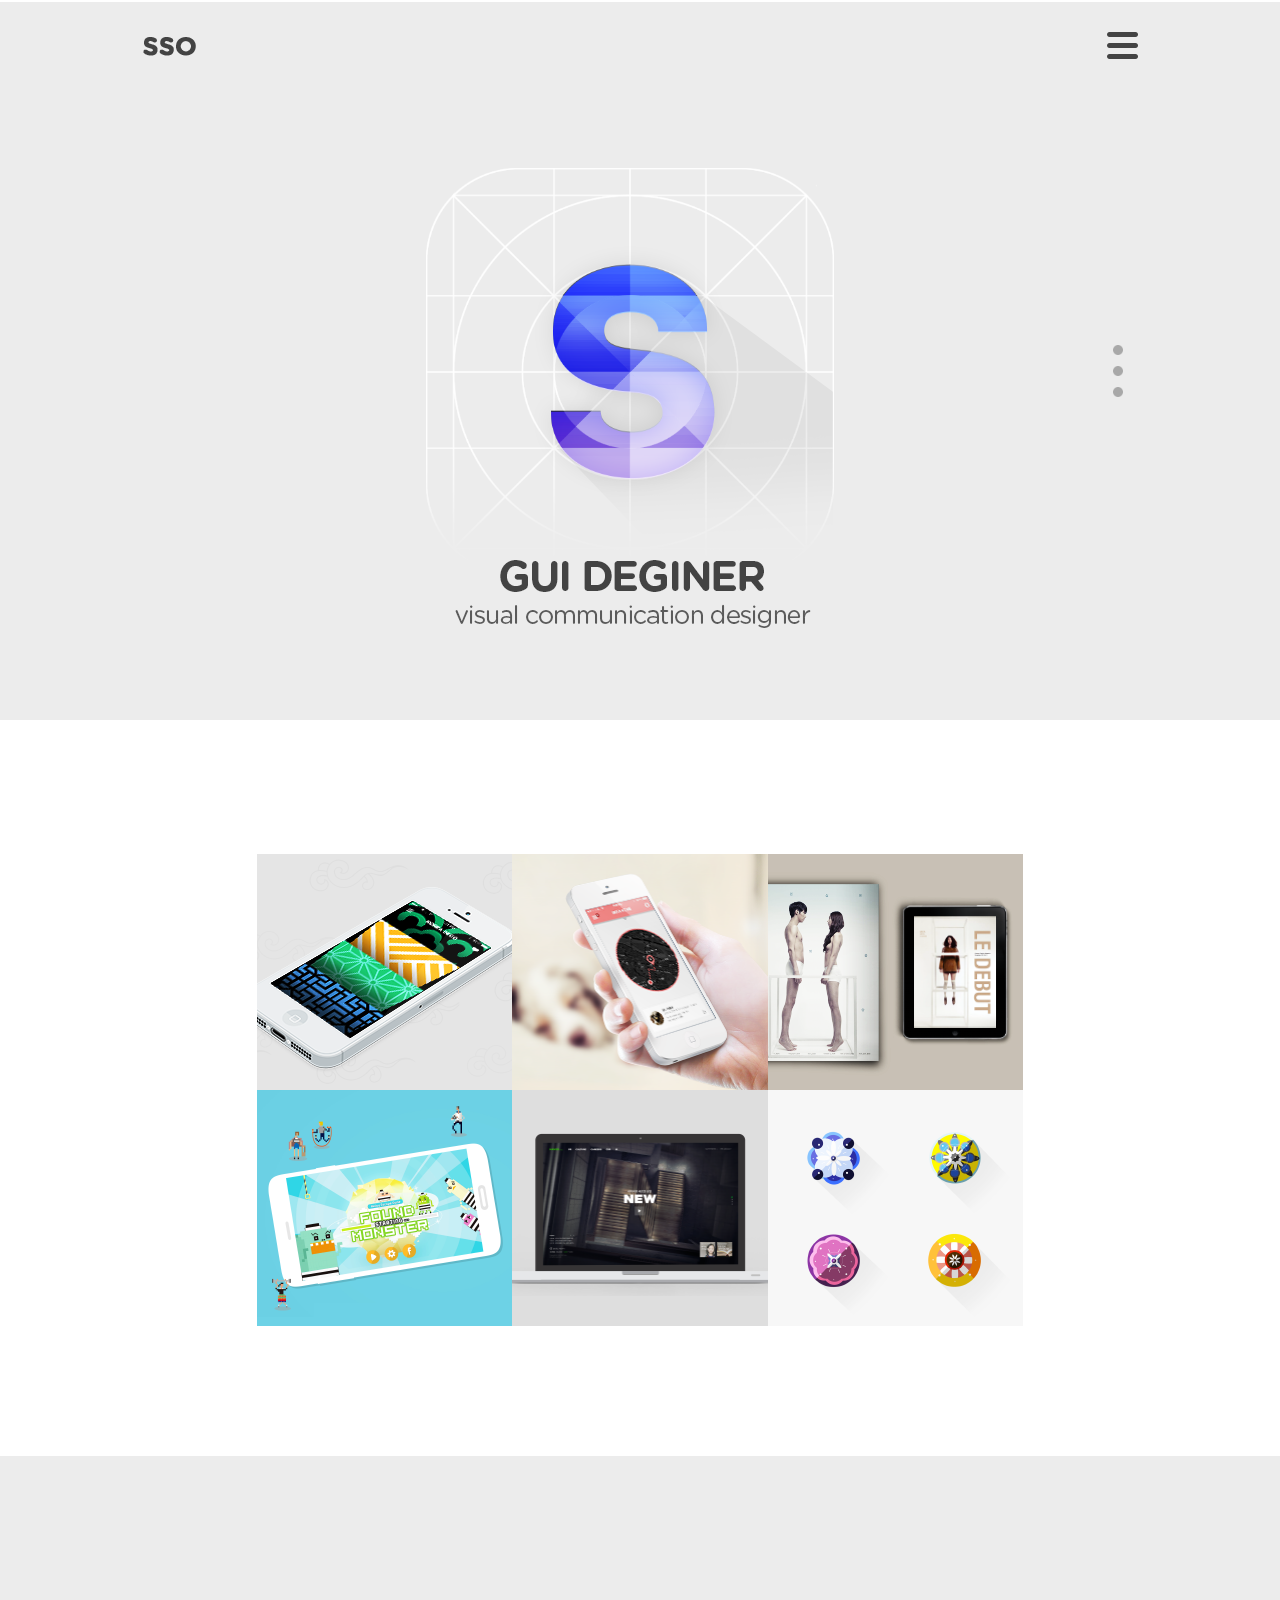
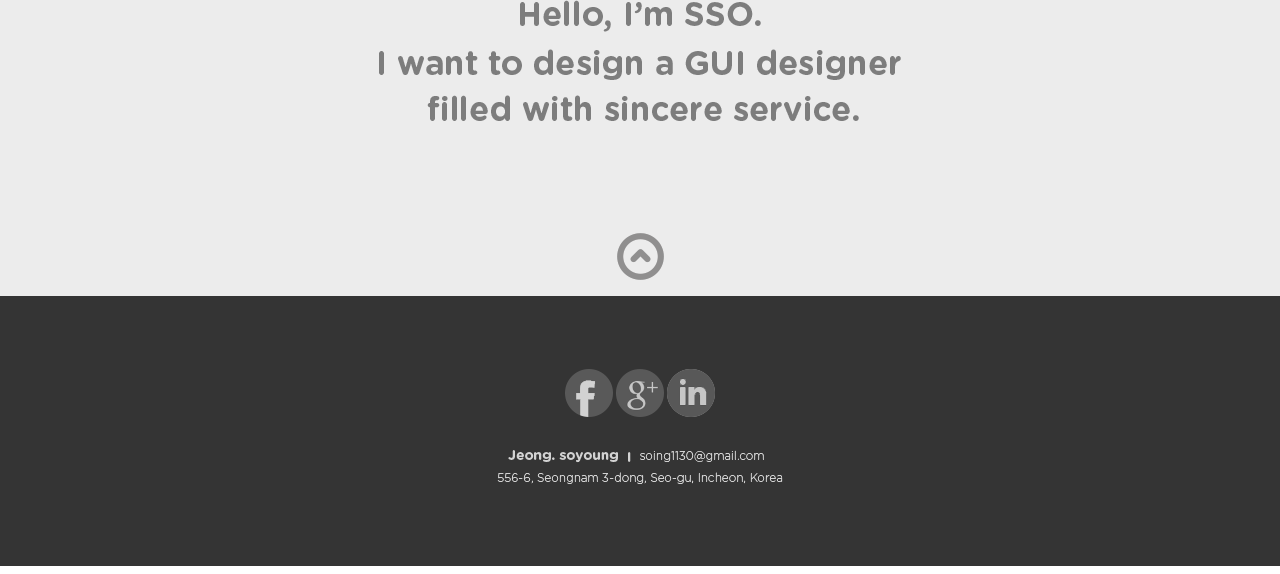
<file: index.html>
<!doctype html>
<html>
    <head>
        <meta charset="utf-8">
        <link rel="stylesheet" href="150207_d.css">
        <link rel="stylesheet" href="popup.css">
        <script src="http://code.jquery.com/jquery-1.11.2.min.js"></script>
        <script src="js/control.js"></script>
        <title>Portfolio soyoung</title>
        
    </head>
    
    <body>
        <div class="bar">
            <img src="image/logo.png" class="logo">
            <img src="image/btn_menu.png" class="menu">
            <div class="bar_cover" style="display:none"></div>
        </div>
        <div class="header">
            <img src="image/main.png">
            <div class="swipe">
                <div class="dot"></div>
                <div class="dot"></div>
                <div class="dot"></div>
                <!--
                <img src="image/dot.png" class="a1">
                <img src="image/dot.png" class="a2">
                <img src="image/dot.png" class="a3">
                -->
            </div>
            
        </div>
        
        <div class="contents">
            
            <div class="container"> 
                <div class="wid">
                    <img src="image/img1.png">
                    <a href="javascript:showPopup('koreadeco')">
                        <div class="wid_overlay">
                            <div class="wid_overlay_text0"> 
                                <ul>
                                    <li>APP</li>
                                    <li>2014.02</li>
                                </ul>

                            </div>
                            <div class="wid_overlay_text"> 
                                <ul>
                                    <li>KOREA-</li>
                                    <li>DECO</li>
                                </ul>
                            </div>

                        </div>
                    </a>
                        
                    
                </div>
                <div class="wid">
                    <img src="image/img2.png">
                    <a href="javascript:showPopup('bowhome')">
                        <div class="wid_overlay">
                            <div class="wid_overlay_text0"> 
                                <ul>
                                    <li>APP</li>
                                    <li>2014.03-04</li>
                                </ul>

                            </div>
                            <div class="wid_overlay_text"> 
                                <ul>
                                    <li>BOW-</li>
                                    <li>HOME</li>
                                </ul>
                            </div>

                        </div>
                    </a>
                        
                    
                </div>
                <div class="wid">
                    <img src="image/img3.png">
                    <a href="javascript:showPopup('ledebut')">
                        <div class="wid_overlay">
                            <div class="wid_overlay_text0"> 
                                <ul>
                                    <li>APP</li>
                                    <li>2012.02-2013.08</li>
                                </ul>

                            </div>
                            <div class="wid_overlay_text"> 
                                <ul>
                                    <li>LE-</li>
                                    <li>DEBUT</li>
                                </ul>
                            </div>

                        </div>
                    </a></div>
                
                <div class="wid">
                    <img src="image/img4.png">
                    <a href="javascript:showPopup('ledebut')">
                        <div class="wid_overlay">
                            <div class="wid_overlay_text0"> 
                                <ul>
                                    <li>APP</li>
                                    <li>2012.02-2013.08</li>
                                </ul>

                            </div>
                            <div class="wid_overlay_text"> 
                                <ul>
                                    <li>LE-</li>
                                    <li>DEBUT</li>
                                </ul>
                            </div>

                        </div>
                    </a>
                </div>
                <div class="wid">
                    <img src="image/img5.png">
                    <a href="javascript:showPopup('ledebut')">
                        <div class="wid_overlay">
                            <div class="wid_overlay_text0"> 
                                <ul>
                                    <li>APP</li>
                                    <li>2012.02-2013.08</li>
                                </ul>

                            </div>
                            <div class="wid_overlay_text"> 
                                <ul>
                                    <li>LE-</li>
                                    <li>DEBUT</li>
                                </ul>
                            </div>

                        </div>
                    </a>
                </div>
                <div class="wid">
                    <img src="image/img6.png">
                    <a href="javascript:showPopup('ledebut')">
                        <div class="wid_overlay">
                            <div class="wid_overlay_text0"> 
                                <ul>
                                    <li>APP</li>
                                    <li>2012.02-2013.08</li>
                                </ul>

                            </div>
                            <div class="wid_overlay_text"> 
                                <ul>
                                    <li>LE-</li>
                                    <li>DEBUT</li>
                                </ul>
                            </div>

                        </div>
                    </a>
                </div>
                <!--
                <div class="wid"></div>
                <div class="wid"></div>
                <div class="wid"></div>
                <div class="wid"></div>
                <div class="wid"></div>
                <div class="wid"></div>
                -->
                </div>
                

            </div>
        </div>    
        <div class="info">
            <div class="copyright">
                <img src="image/info_copy.png">
            </div>
          
            <div class="top">
                <img src="image/btn_top.png">
            </div>
        
        </div>
        
     
        <div class="footer">
            
            <div class="copy3">
                <img src="image/footer_copy_2.png">
            </div>
            
            <div class="social">  
                <div class="social_child_container">
                     <div class="social_child_1">
<!--                        <img src="image/btn_social_f.png">-->
                    </div>
                    <div class="social_child_2">
                    </div>
                    <div class="social_child_3">
                    </div>
                </div>
               
            </div>

           
            
       <!--  <div class="copy2">    
             <ul>
                
                   <li> Jeong. soyoung </li>
                   <li> soing1130@gmail.com </li>
                   <li>                     </li>
                   <li> 556-6, Seongnam 3-dong, Seo-gu, Incheon, Korea                </li>

                </ul></div>-->
            </div>     
             
        </div>
    
    
        <div class="popup_container">
            <div class="popup">
                <div class="pf koreadeco">
                    <div> 
                        <image src="image/popup_koreadeco_1.png">
                    </div>

                    <div>
                        <image src="image/popup_koreadeco_2.png">
                    </div>
                </div>
                        
                <div class="pf bowhome">
                    <div> 
                        <image src="image/popup_bowhome_1.png">
                    </div>

                    <div>
                        <image src="image/popup_bowhome_2.png">
                    </div>
                </div>
                        
                <div class="pf ledebut">
                    <div> 
                        <image src="image/popup_ledebut_1.png">
                    </div>

                    <div>
                        <image src="image/popup_ledebut_2.png">
                    </div>
                </div>

                <div class="close_container" onclick="hidePopup()">
                    <div class="close_inner_container">
                        <div class="close1"></div>
                        <div class="close2"></div>
                    </div>
                </div>
            </div>
        </div>
        
    </body>
</html>
</file>
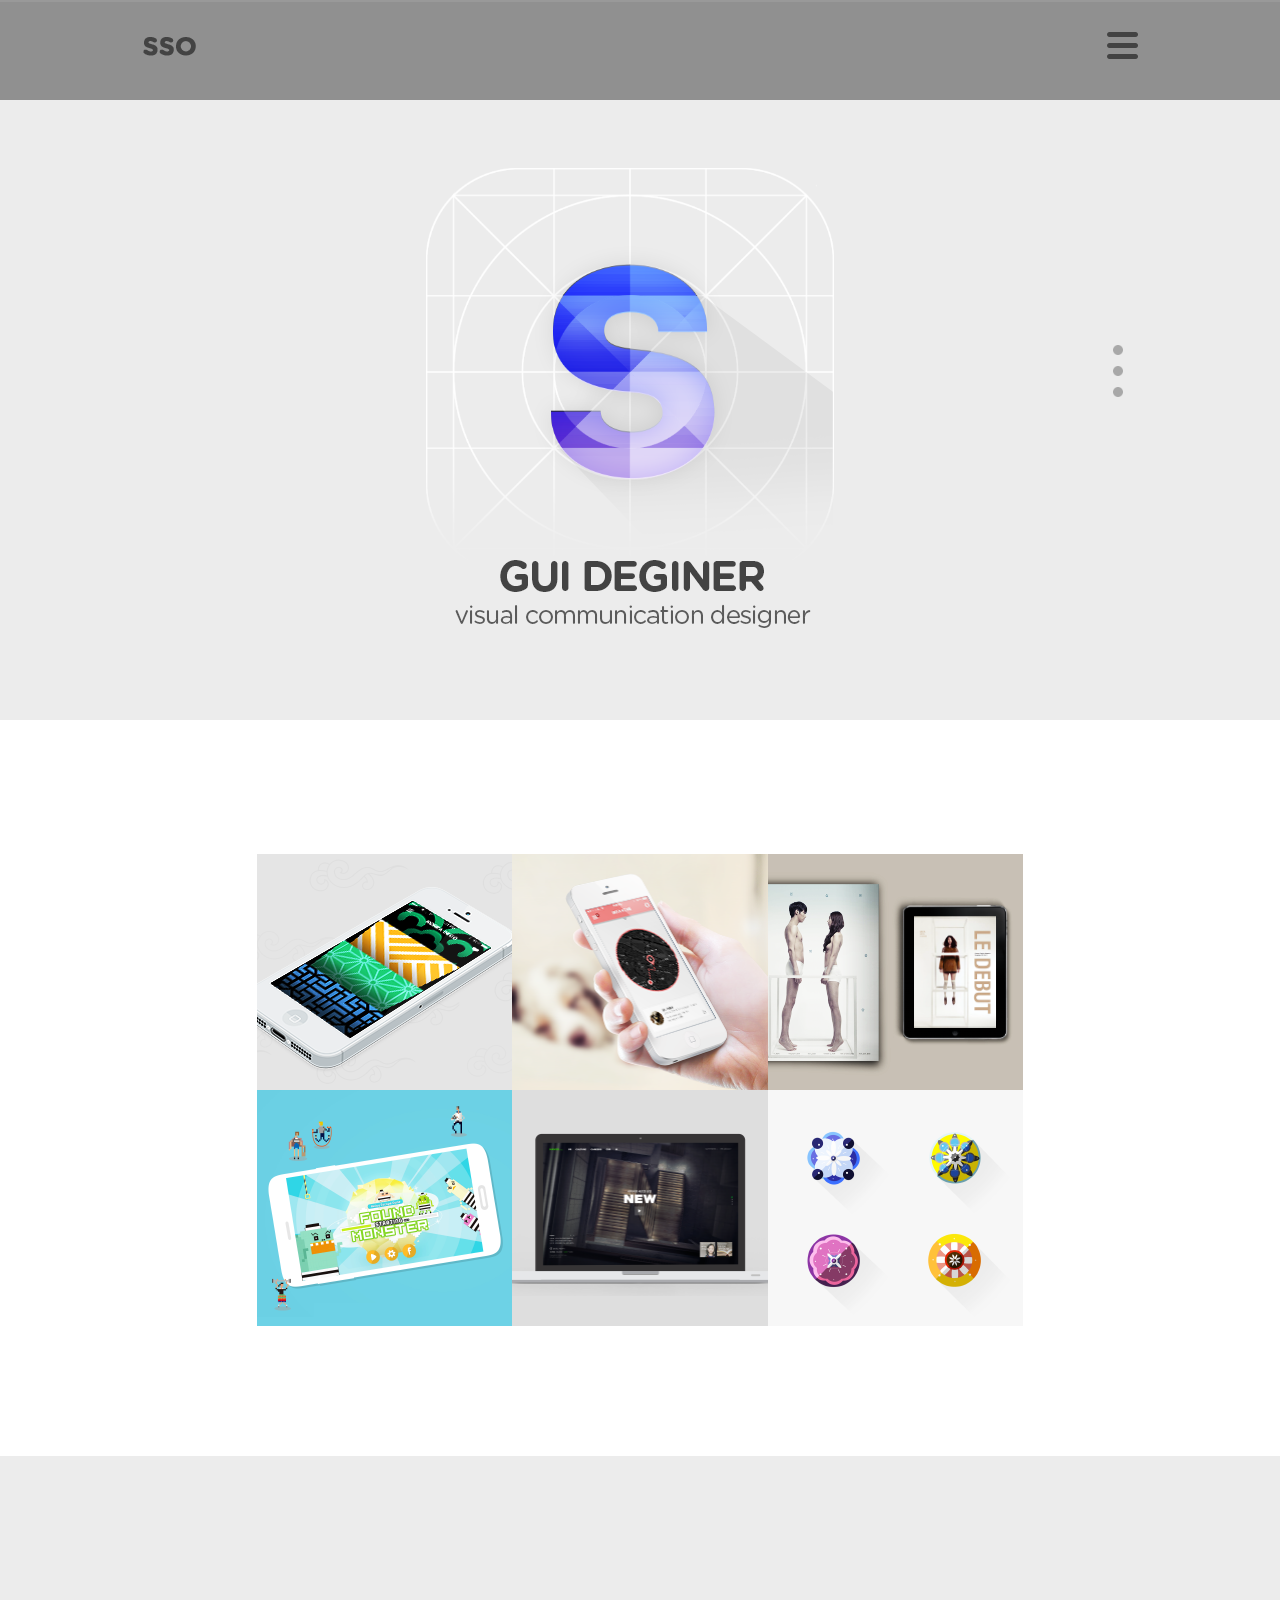
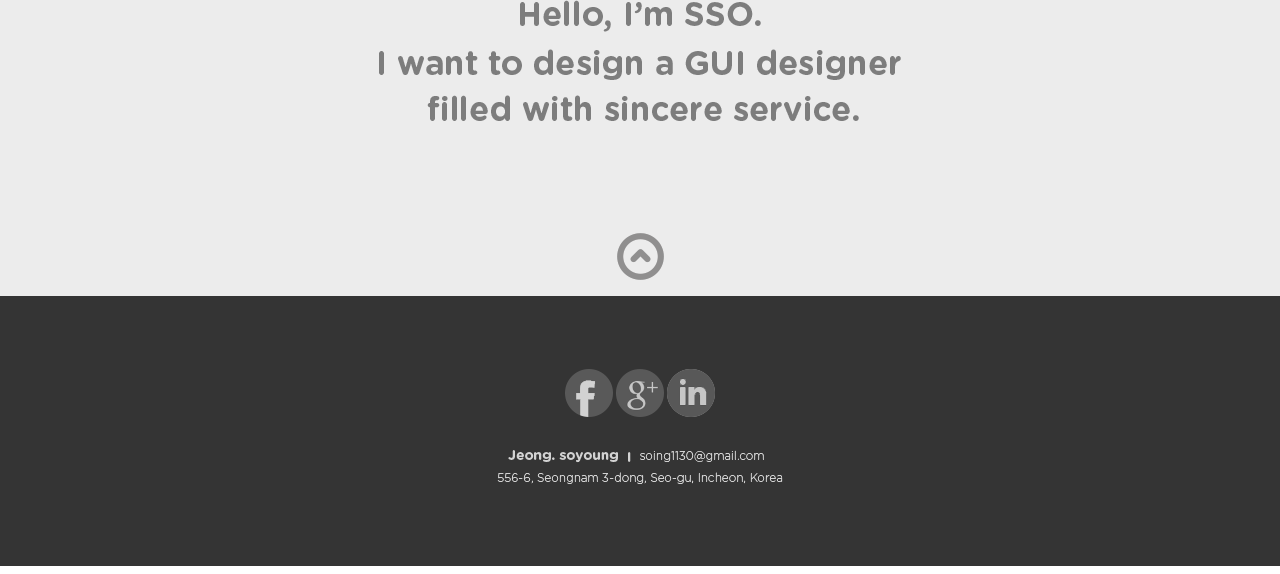
<file: 150207_d.html>
<!doctype html>
<html>
    <head>
        <meta charset="utf-8">
        <link rel="stylesheet" href="150207_d.css">
        <link rel="stylesheet" href="popup.css">
        <script src="http://code.jquery.com/jquery-1.11.2.min.js"></script>
        <script src="js/control.js"></script>
        <title>Portfolio soyoung</title>
        
    </head>
    
    <body>
        <div class="bar">
            <img src="image/logo.png" class="logo">
            <img src="image/btn_menu.png" class="menu">
            <div class="bar_cover"></div>
        </div>
        <div class="header">
            <img src="image/main.png">
            <div class="swipe">
                <div class="dot"></div>
                <div class="dot"></div>
                <div class="dot"></div>
                <!--
                <img src="image/dot.png" class="a1">
                <img src="image/dot.png" class="a2">
                <img src="image/dot.png" class="a3">
                -->
            </div>
            
        </div>
        
        <div class="contents">
            
            <div class="container"> 
                <div class="wid">
                    <img src="image/img1.png">
                    <a href="javascript:showPopup('koreadeco')">
                        <div class="wid_overlay">
                            <div class="wid_overlay_text0"> 
                                <ul>
                                    <li>APP</li>
                                    <li>2014.02</li>
                                </ul>

                            </div>
                            <div class="wid_overlay_text"> 
                                <ul>
                                    <li>KOREA-</li>
                                    <li>DECO</li>
                                </ul>
                            </div>

                        </div>
                    </a>
                        
                    
                </div>
                <div class="wid">
                    <img src="image/img2.png">
                    <a href="javascript:showPopup('bowhome')">
                        <div class="wid_overlay">
                            <div class="wid_overlay_text0"> 
                                <ul>
                                    <li>APP</li>
                                    <li>2014.03-04</li>
                                </ul>

                            </div>
                            <div class="wid_overlay_text"> 
                                <ul>
                                    <li>BOW-</li>
                                    <li>HOME</li>
                                </ul>
                            </div>

                        </div>
                    </a>
                        
                    
                </div>
                <div class="wid">
                    <img src="image/img3.png">
                    <a href="javascript:showPopup('ledebut')">
                        <div class="wid_overlay">
                            <div class="wid_overlay_text0"> 
                                <ul>
                                    <li>APP</li>
                                    <li>2012.02-2013.08</li>
                                </ul>

                            </div>
                            <div class="wid_overlay_text"> 
                                <ul>
                                    <li>LE-</li>
                                    <li>DEBUT</li>
                                </ul>
                            </div>

                        </div>
                    </a></div>
                
                <div class="wid">
                    <img src="image/img4.png">
                    <a href="javascript:showPopup('ledebut')">
                        <div class="wid_overlay">
                            <div class="wid_overlay_text0"> 
                                <ul>
                                    <li>APP</li>
                                    <li>2012.02-2013.08</li>
                                </ul>

                            </div>
                            <div class="wid_overlay_text"> 
                                <ul>
                                    <li>LE-</li>
                                    <li>DEBUT</li>
                                </ul>
                            </div>

                        </div>
                    </a>
                </div>
                <div class="wid">
                    <img src="image/img5.png">
                    <a href="javascript:showPopup('ledebut')">
                        <div class="wid_overlay">
                            <div class="wid_overlay_text0"> 
                                <ul>
                                    <li>APP</li>
                                    <li>2012.02-2013.08</li>
                                </ul>

                            </div>
                            <div class="wid_overlay_text"> 
                                <ul>
                                    <li>LE-</li>
                                    <li>DEBUT</li>
                                </ul>
                            </div>

                        </div>
                    </a>
                </div>
                <div class="wid">
                    <img src="image/img6.png">
                    <a href="javascript:showPopup('ledebut')">
                        <div class="wid_overlay">
                            <div class="wid_overlay_text0"> 
                                <ul>
                                    <li>APP</li>
                                    <li>2012.02-2013.08</li>
                                </ul>

                            </div>
                            <div class="wid_overlay_text"> 
                                <ul>
                                    <li>LE-</li>
                                    <li>DEBUT</li>
                                </ul>
                            </div>

                        </div>
                    </a>
                </div>
                <!--
                <div class="wid"></div>
                <div class="wid"></div>
                <div class="wid"></div>
                <div class="wid"></div>
                <div class="wid"></div>
                <div class="wid"></div>
                -->
                </div>
                

            </div>
        </div>    
        <div class="info">
            <div class="copyright">
                <img src="image/info_copy.png">
            </div>
          
            <div class="top">
                <img src="image/btn_top.png">
            </div>
        
        </div>
        
     
        <div class="footer">
            
            <div class="copy3">
                <img src="image/footer_copy_2.png">
            </div>
            
            <div class="social">  
                <div class="social_child_container">
                     <div class="social_child_1">
<!--                        <img src="image/btn_social_f.png">-->
                    </div>
                    <div class="social_child_2">
                    </div>
                    <div class="social_child_3">
                    </div>
                </div>
               
            </div>

           
            
       <!--  <div class="copy2">    
             <ul>
                
                   <li> Jeong. soyoung </li>
                   <li> soing1130@gmail.com </li>
                   <li>                     </li>
                   <li> 556-6, Seongnam 3-dong, Seo-gu, Incheon, Korea                </li>

                </ul></div>-->
            </div>     
             
        </div>
    
    
        <div class="popup_container">
            <div class="popup">
                <div class="pf koreadeco">
                    <div> 
                        <image src="image/popup_koreadeco_1.png">
                    </div>

                    <div>
                        <image src="image/popup_koreadeco_2.png">
                    </div>
                </div>
                        
                <div class="pf bowhome">
                    <div> 
                        <image src="image/popup_bowhome_1.png">
                    </div>

                    <div>
                        <image src="image/popup_bowhome_2.png">
                    </div>
                </div>
                        
                <div class="pf ledebut">
                    <div> 
                        <image src="image/popup_ledebut_1.png">
                    </div>

                    <div>
                        <image src="image/popup_ledebut_2.png">
                    </div>
                </div>

                <div class="close_container" onclick="hidePopup()">
                    <div class="close_inner_container">
                        <div class="close1"></div>
                        <div class="close2"></div>
                    </div>
                </div>
            </div>
        </div>
        
    </body>
</html>
</file>
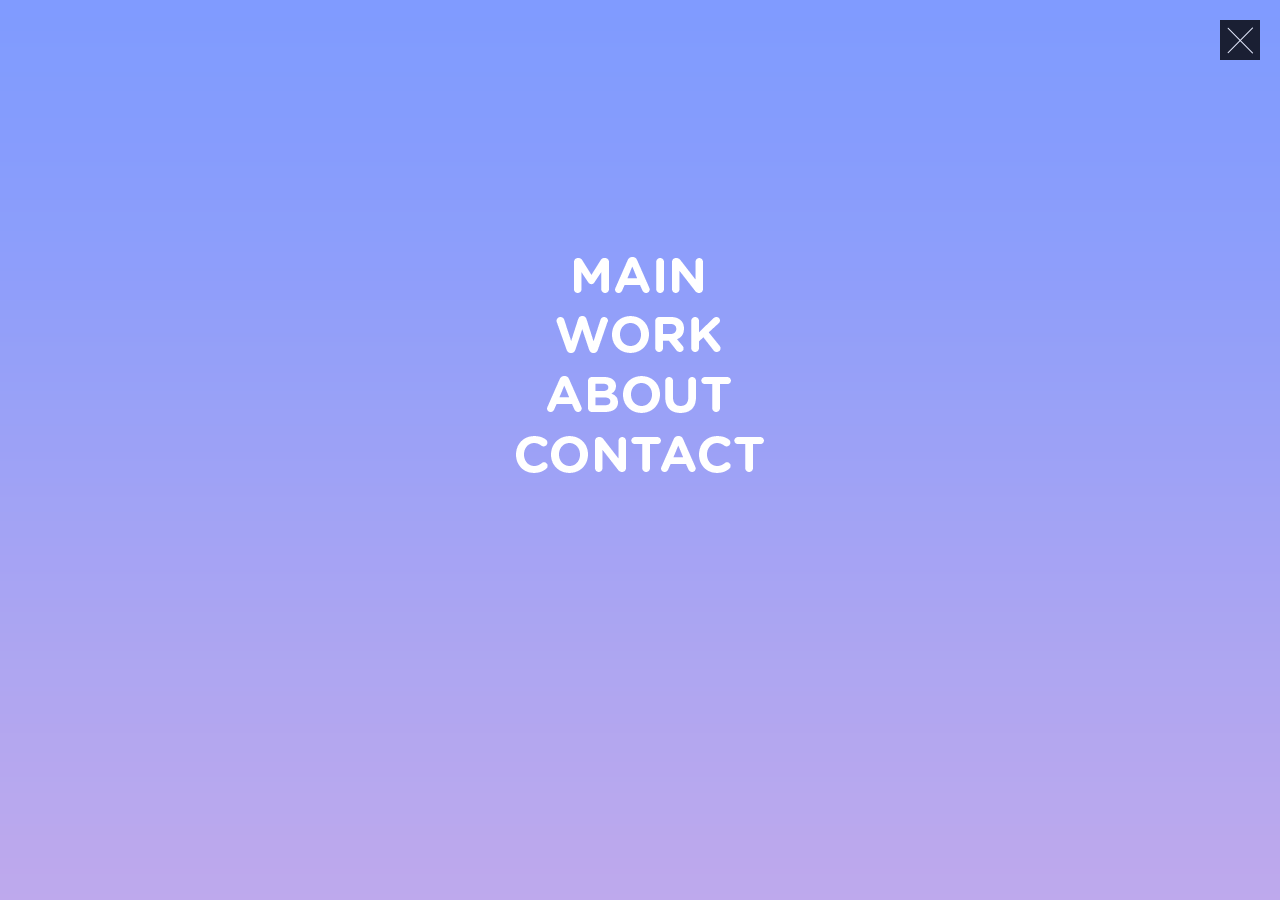
<file: menu.html>
<html>
    <head>
        <meta charset="utf-8">
        <link rel="stylesheet" href="menu.css">
        <link rel="stylesheet" href="popup.css">
        <title>menu</title>
    </head>
  
    <body>
        
        <div class="bg">
            <img src="image/menu_bg.png">
        </div>
        <div class="menu">
                <div class="btn1">
                    <img src="image/btn_main.png">
                </div>
                <div class="btn2">
                    <img src="image/btn_work.png">
                </div>
                <div class="btn3">
                    <img src="image/btn_about.png">
                </div>
                <div class="btn4">
                    <img src="image/btn_contact.png">
                </div>
         </div>

         <div class="close_container">
             <div class="close_inner_container">
                    <div class="close1"></div>
                    <div class="close2"></div>
             </div>
         </div>
    </body>
</html>
</file>
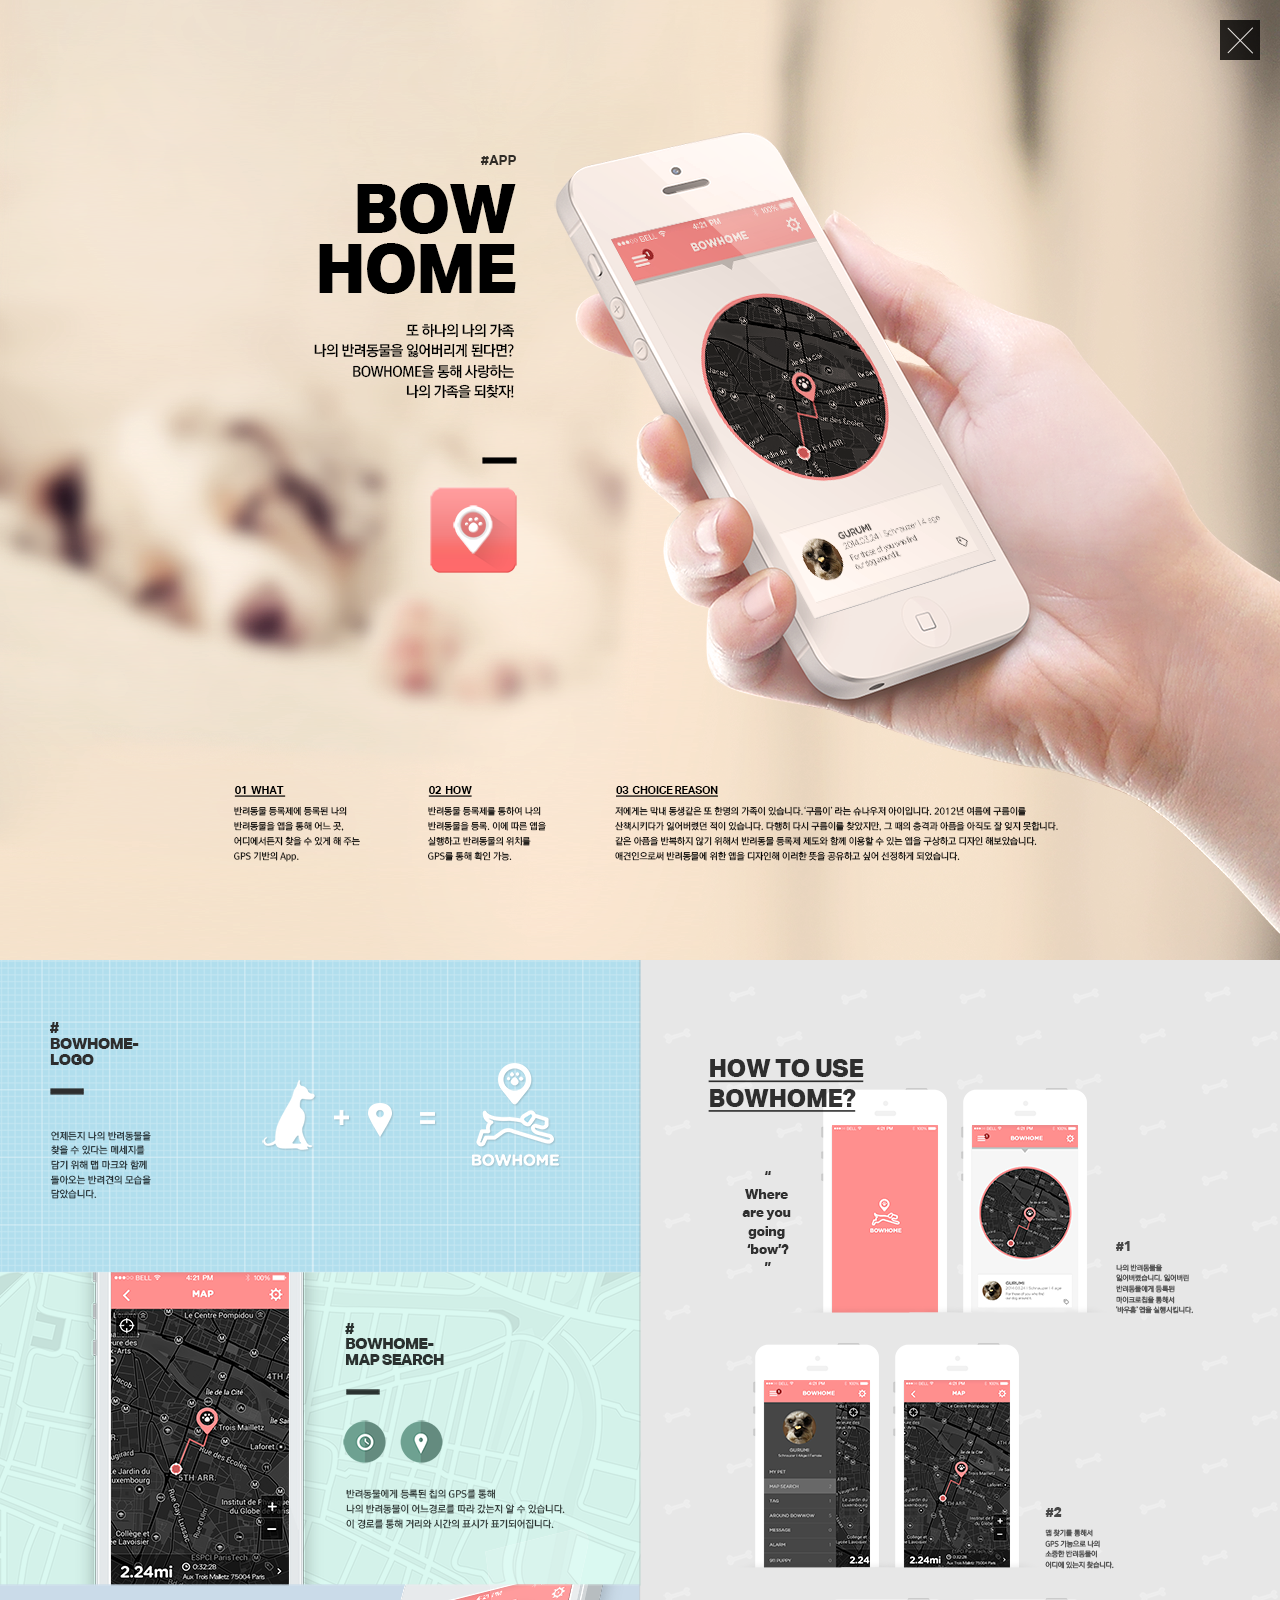
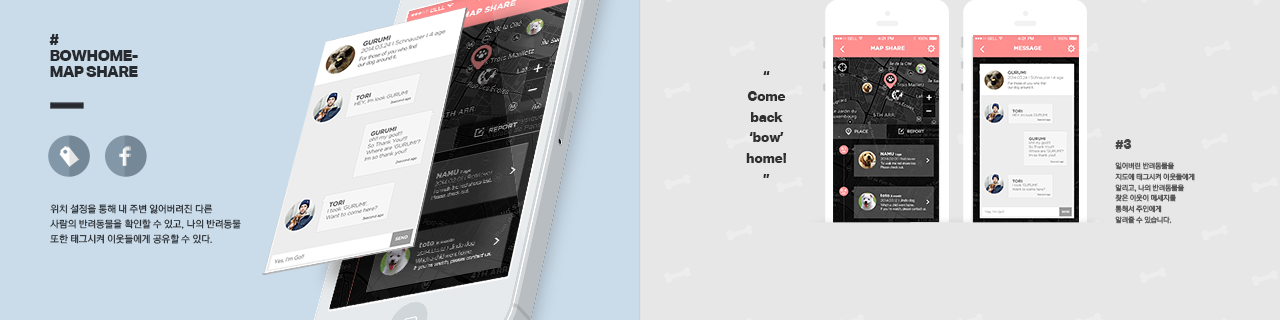
<file: popup_1.html>
<html>
    <head>
        <meta charset="utf-8">
        <link rel="stylesheet" href="popup.css">
        <title>Portfolio_bowhome</title>
    </head>
  
    <body>
        
        <div class="close_container">
            <div class="close_inner_container">
                <div class="close1"></div>
                <div class="close2"></div>
            </div>
        </div>
        
        <div class="bow">
            <div> 
            <image src="image/popup_bowhome_1.png">
            </div>
        
            <div>
            <image src="image/popup_bowhome_2.png">
            </div>
        </div>
        

    
        
        
    </body>
</html>
</file>
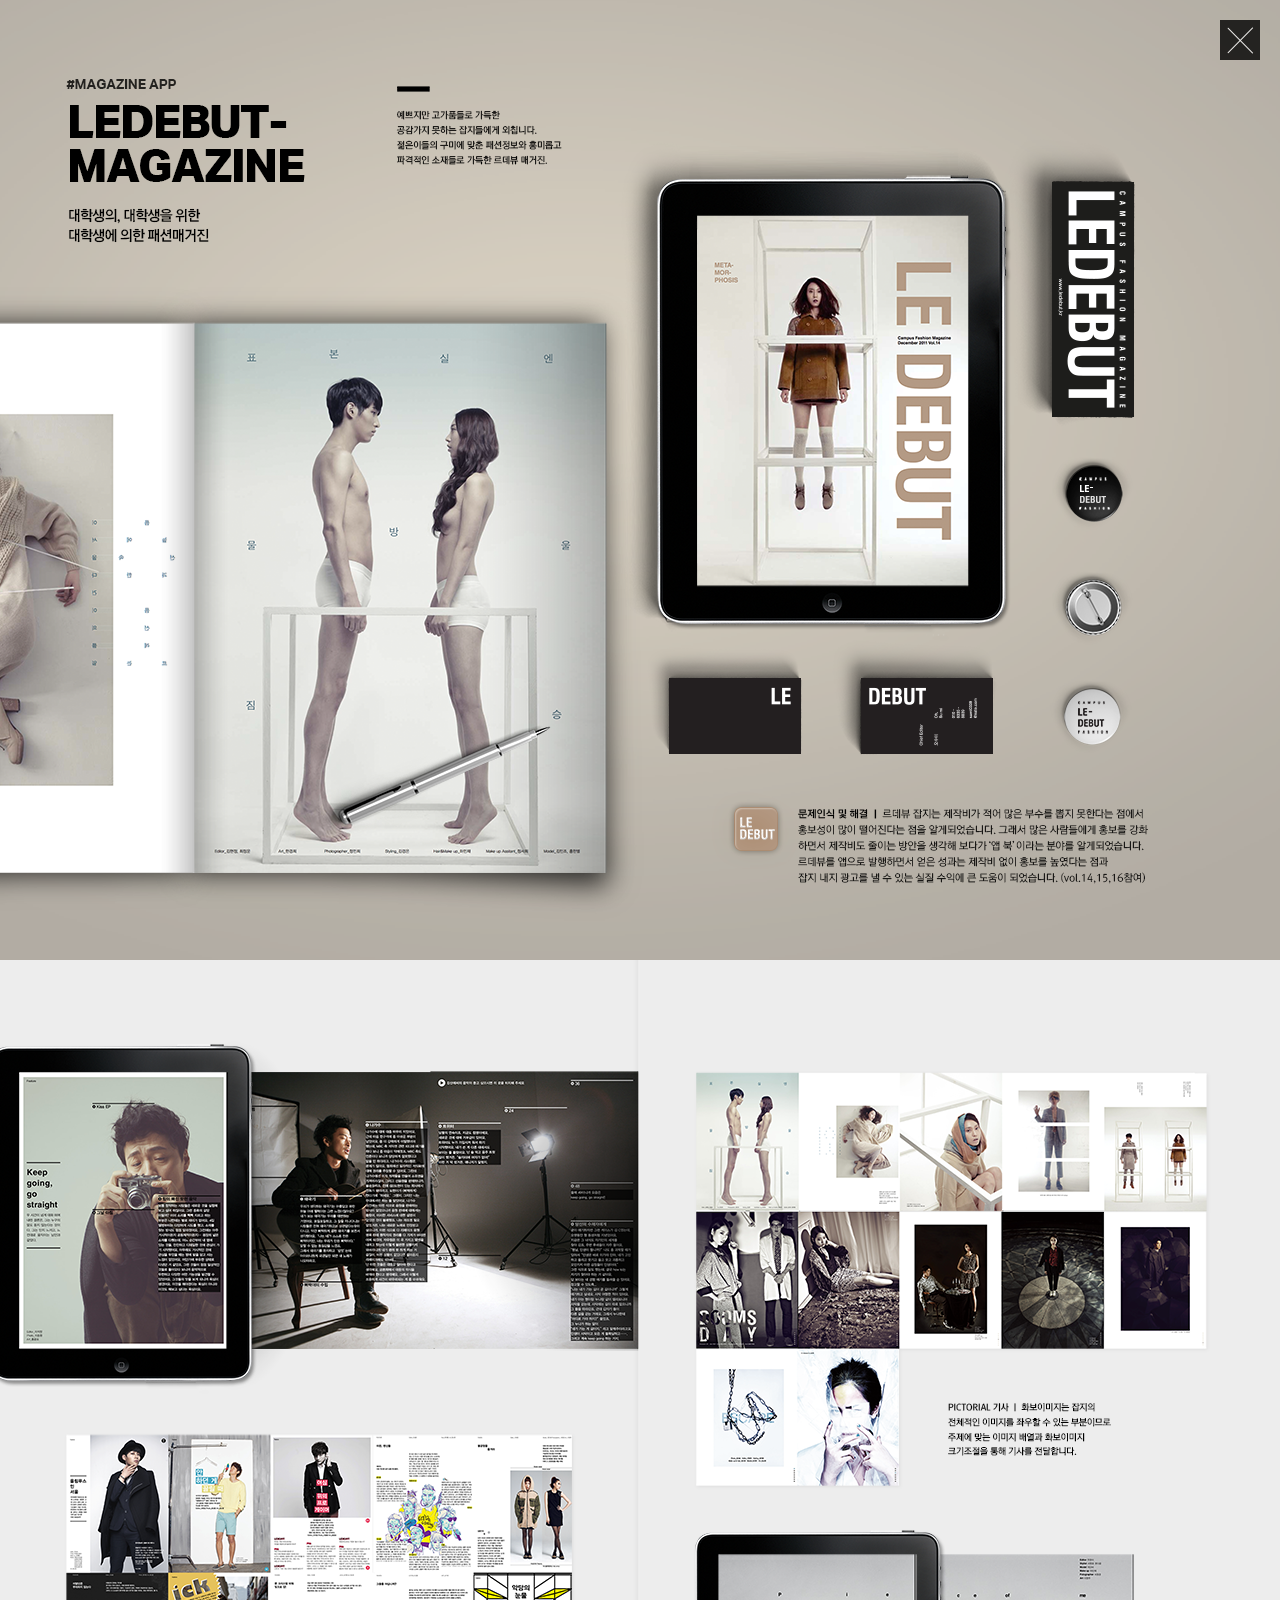
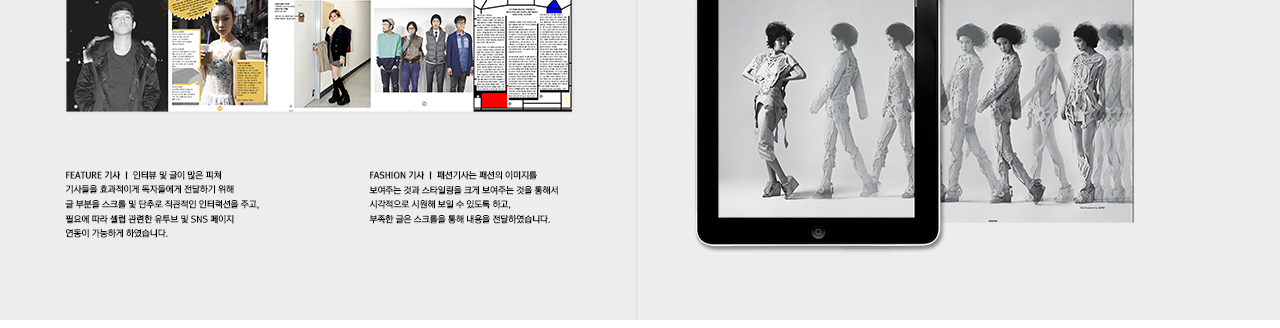
<file: popup_2.html>
<html>
    <head>
        <meta charset="utf-8">
        <link rel="stylesheet" href="popup.css">
        <title>Portfolio_ledebut</title>
    </head>
  
    <body>
        
        <div class="close_container">
            <div class="close_inner_container">
                <div class="close1"></div>
                <div class="close2"></div>
            </div>
        </div>
        
        <div class="bow">
            <div> 
            <image src="image/popup_ledebut_1.png">
            </div>
        
            <div>
            <image src="image/popup_ledebut_2.png">
            </div>
        </div>
        

    
        
        
    </body>
</html>
</file>
<file: 150207_d.css>
body{
    margin-top: 0;
    margin-left: 0;
    margin-right: 0;
}


img{ 
    width: 100%;
    height: 100%;
}

.logo {
    position: inherit;
    width:58px;
    height: 30px;
    top: 30px;
    left: 140px;
    z-index: 3002;
    cursor: pointer;
}
.menu{
    position: inherit;
    width: 34px;
    height: 30px;
    top: 30px;
    right: 140px;
    cursor: pointer;
    z-index:3002;
}
.swipe{
    position: absolute;
    top : 336px;
    right: 150px;

}

.dot {
    background-image: url("image/dot.png");
    width:16px;
    height:16px;
    margin:5px;
    cursor: pointer;
}

.dot:hover {
    background-image: url("image/dot_able.png");
}

.a1{
   

}   
.a:hover{
}

.bar{
    position: absolute;
    z-index: 3000;
    width: 100%;
    height: 100px;
    
    
    
}

.bar_cover {
    position: absolute;
    z-index:3001;
    width: 100%;
    height:100%;
    background: #343434;
    opacity: 0.5;
}
.header{
    position: relative;
    width: 100%;
    height:100%;
}

.contents{ 
    position:relative;
    margin-left: auto;
    margin-right: auto;
    margin-top: 130px;
    margin-bottom: 130px;

}
.container{
    display: flex;
    flex-wrap: wrap;
    margin-left: auto;
    margin-right: auto;
    width: 766px;
    
}

.info{ 
    position: relative;
    background-color: #ececec;
    height: 440px;
    padding: 0;
}

.copyright { 
    width: 540px;
    margin-left: auto;
    margin-right: auto;
    padding-top: 140px;
}

.top{
    position: relative;
    margin-left: auto;
    margin-right: auto;
    margin-top: 100px;
    width:55px;
    height:55px;
    cursor: pointer;
    background-image: url("image/btn_top.png");
}
.top:hover {
    background-image : url(image/btn_top_able.png);
}

.copy1{
    position: relative;
    width: 540px;
    height: 130px; 
    top: 140px;
    margin-left: 360px;
    
}

.footer{
    width: 100%;
    height: 300px;
    background-color: #343434;
    height: 270px;
    padding: 0;
    
}

          
.social{
    width: 100%;
    height: 40px;
}
.social_child_1 {
    float: left;
    padding: 3px;
    width:45px;
    height:45px;
    cursor: pointer;
    background-image: url("image/btn_social_f.png");
}
.social_child_1:hover {
    background-image : url(image/btn_social_f_able.png);
}
.social_child_2 {
    float: left;
    padding: 3px;
    width:45px;
    height:45px;
    cursor: pointer;
    background-image: url("image/btn_social_g.png");
}
.social_child_2:hover {
    background-image : url(image/btn_social_g_able.png);
}

.social_child_3 {
    float: left;
    padding: 3px;
    width:45px;
    height:45px;
    cursor: pointer;
    background-image: url("image/btn_social_i.png");
}
.social_child_3:hover {
    background-image : url(image/btn_social_i_able.png);
}


.social_child_container {
    padding-top: 10px;
    width: 153px;
    margin-left: auto;
    margin-right: auto;
}

.copy2{
    position: relative;
    padding: 0;
    margin-top: 10px;
    color:#939393;
    list-style:none;
    font-size: 3;
    font-family: helvetica;
    line-height: 1.4;
    text-align: center;
    
}


.copy2 ul {
    padding: 0;
    list-style-type: none;
}

.copy3{
    position:relative;
    width: 300px;
    height: 62px;
    top: 140px;
    margin-left: auto;
    margin-right: auto;
    
 

}
.wid { 
    position: relative;
    flex:1;
    min-width:200px;
    width:255px;
    height:236px;
    background-color:black;
}

.wid_overlay {
    position:absolute;
    text-align:center;
    left:0px;
    top:0px;
    width: 255px;
    height: 236px;
    background-image:url("image/img_able.png");
    opacity: 0;
}

.wid_overlay:hover {
    opacity:0.7;
    
}

.wid_overlay_text{
    width: 255px;
    text-align: left;
    position:absolute;
    top:38%;
    color:#ffffff;
    font-size: 20px;
    font-family: arial;
    font-weight: bold;
    line-height: 0.2;
    letter-spacing: 2px;
    margin-left: left;
    opacity: 0.9%;
    padding: opx;
}

.wid_overlay_text li {
    line-height: 23px;
    list-style-type: none;
}

.wid_overlay_text0{
    width: 255px;
    text-align: left;
    position:absolute;
    top:10%;
    color:#ffffff;
    font-size: 6px;
    font-family: arial;
    font-weight: bold;
    line-height: 0.2;
    letter-spacing: 1.5px;
    margin-left: left;
    opacity: 0.8%;
    padding: opx;
}
.wid_overlay_text0 li {
    line-height: 16px;
    list-style-type: none;
}

.popup_container {
    position: fixed;
    top:0px;
    left:0px;
    background:rgba(0,0,0,0.6);
    width:100%;
    height:100%;
    z-index: 10000;
    display: none;
}

.popup {
    position:relative;
    width: 766px;
    height: 85%;
    margin-left: auto;
    margin-right: auto;
    margin-top:50px;
}
</file>
<file: popup.css>
body{
    margin-top: 0;
    margin-left: 0;
    margin-right: 0;
}

.pf{
    width: 100%;
    height: 100%;
    
    overflow:scroll;
}

.close{
    position: fixed;
    width: 40px;
    height: 40px;
    right: 20px;
    top: 20px;
    cursor: pointer;
    background-image:url("image/btn_close.png");
    
}

.close:hover{
    background-image : url(/image/btn_close_able.png);


}

.close_container {
    position: absolute;
    width: 40px;
    height: 40px;
    right: 20px;
    top: 20px;
    cursor: pointer;
    overflow:hidden;
}
.close_inner_container {
    width:80px;
    height: 40px;
}
.close_inner_container:hover .close1 {
    margin-left:-40px;
}

.close1 {
    margin-left:0px;
    float:left;
    width: 40px;
    height: 40px;
    -webkit-transition: margin-left 0.3s, -webkit-transform 0.3s;
    transition:margin-left 0.3s, transform 0.3s;
    background-image: url("image/btn_close.png");
}

.close2 {
    float:left;
    width: 40px;
    height: 40px;
    background-image: url("image/btn_close_able.png");
}

::-webkit-scrollbar {
    display: none;
}
</file>
<file: menu.css>
body{

    margin: 0px;
}


.bg{
    background-image: url(image/menu_bg.png);
    position: fixed;
    margin:0px;
    opacity: 0.7;
    width: 100%;
}

.bg:hover{
    


}
.menu{
    position: relative;
    top : 245px;

}

.btn1{
   
    width:280px;
    height: 60px;
    position: relative;
    margin-left: auto;
    margin-right: auto;
    text-align:center;
    

}

.btn2{
    width:280px;
    height: 60px;
    position: relative;
    margin-left: auto;
    margin-right: auto;
    text-align:center;
    

}

.btn3{
    width:280px;
    height: 60px;
    position: relative;
    margin-left: auto;
    margin-right: auto;
    text-align:center;
    

}

.btn4{
    width:280px;
    height: 60px;
    position: relative;
    margin-left: auto;
    margin-right: auto;
    text-align:center;
    

}
</file>
